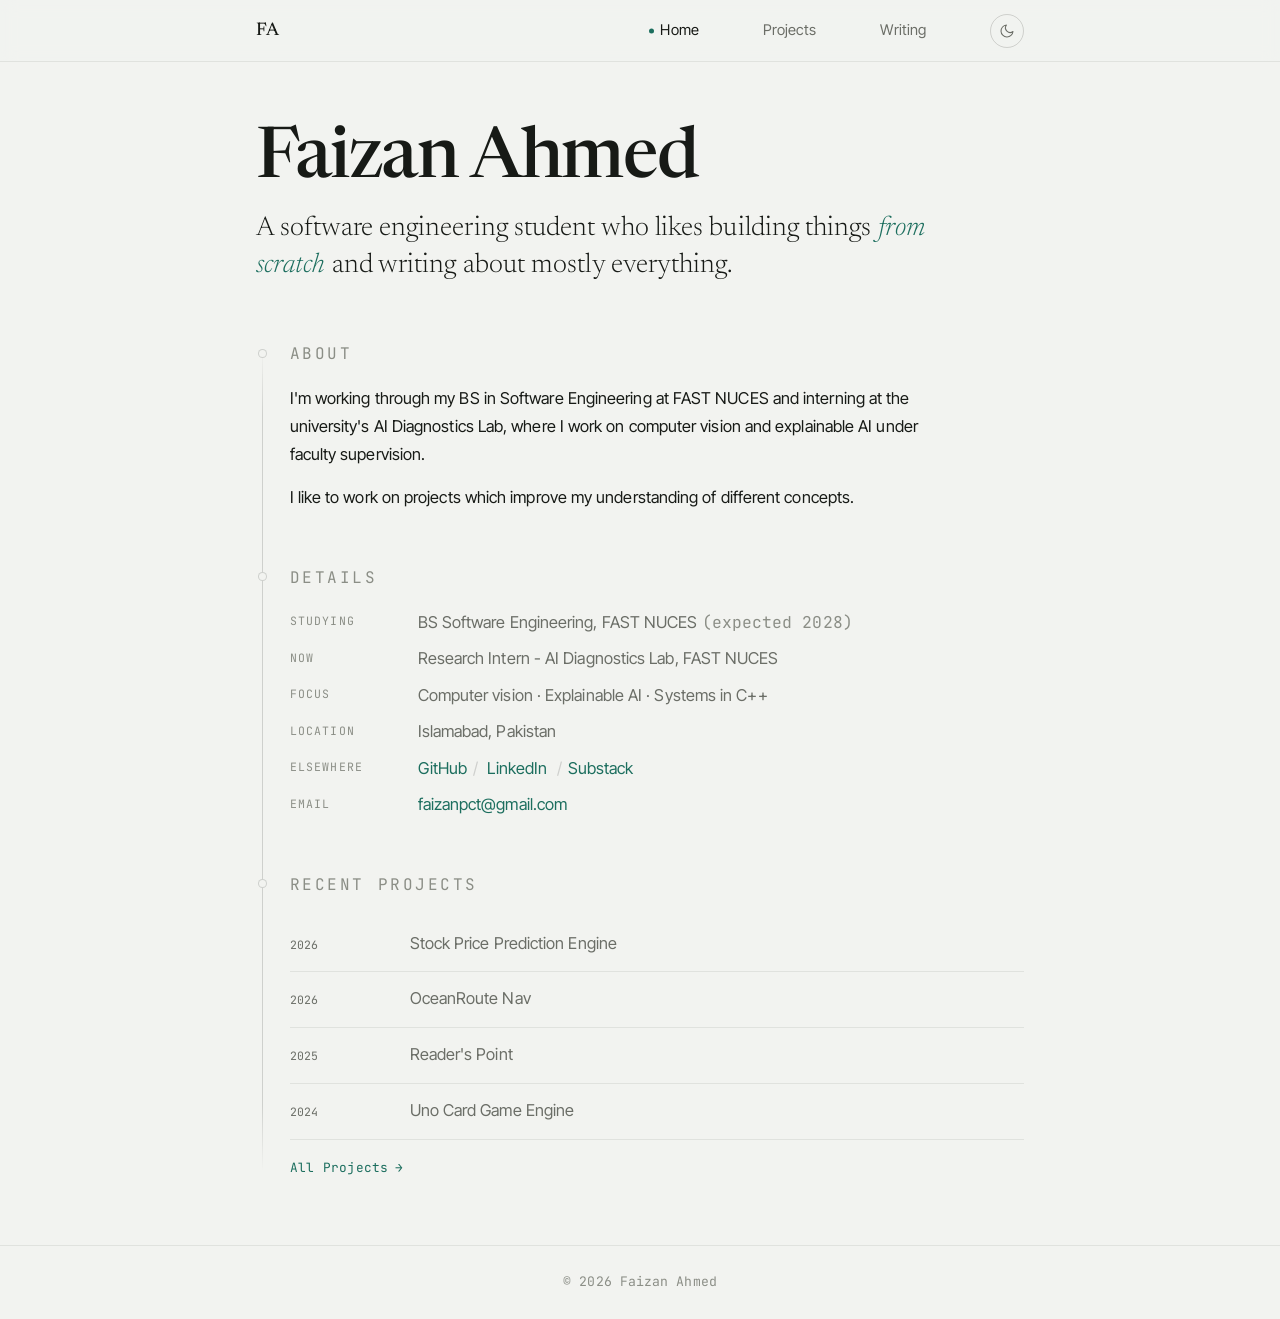
<file: index.html>
<!doctype html>
<html lang="en" data-theme="light">
  <head>
    <meta charset="UTF-8" />
    <meta name="viewport" content="width=device-width, initial-scale=1" />
    <title>Faizan Ahmed</title>
    <meta
      name="description"
      content="Faizan Ahmed : A software engineering student in Islamabad. Projects, writing, and a bit about me."
    />

    <!-- set theme before paint to avoid a flash -->
    <script>
      (function () {
        try {
          var t = localStorage.getItem("theme");
          if (!t)
            t = matchMedia("(prefers-color-scheme: dark)").matches
              ? "dark"
              : "light";
          document.documentElement.setAttribute("data-theme", t);
        } catch (e) {}
      })();
    </script>

    <link rel="preconnect" href="https://fonts.googleapis.com" />
    <link rel="preconnect" href="https://fonts.gstatic.com" crossorigin />
    <link
      href="https://fonts.googleapis.com/css2?family=Inter+Tight:ital,wght@0,400;0,500;0,600;1,400&family=JetBrains+Mono:wght@400;500&family=Newsreader:ital,opsz,wght@0,6..72,300;0,6..72,400;0,6..72,500;1,6..72,300;1,6..72,400&display=swap"
      rel="stylesheet"
    />

    <link rel="stylesheet" href="style.css" />
    <link rel="stylesheet" href="home.css" />
  </head>
  <body>
    <!-- ============ NAV ============ -->
    <header class="nav">
      <div class="nav__inner">
        <a class="nav__brand" href="index.html">FA</a>
        <nav class="nav__links" aria-label="Primary">
          <a class="nav__link" href="index.html" aria-current="page">Home</a>
          <a class="nav__link" href="projects.html">Projects</a>
          <a class="nav__link" href="writings.html">Writing</a>
          <button class="toggle" type="button" aria-label="Switch to dark mode">
            <svg
              class="icon-moon"
              viewBox="0 0 24 24"
              fill="none"
              stroke="currentColor"
              stroke-width="1.6"
              stroke-linecap="round"
              stroke-linejoin="round"
            >
              <path d="M21 12.8A9 9 0 1 1 11.2 3a7 7 0 0 0 9.8 9.8z" />
            </svg>
            <svg
              class="icon-sun"
              viewBox="0 0 24 24"
              fill="none"
              stroke="currentColor"
              stroke-width="1.6"
              stroke-linecap="round"
              stroke-linejoin="round"
            >
              <circle cx="12" cy="12" r="4" />
              <path
                d="M12 2v2M12 20v2M4.9 4.9l1.4 1.4M17.7 17.7l1.4 1.4M2 12h2M20 12h2M4.9 19.1l1.4-1.4M17.7 6.3l1.4-1.4"
              />
            </svg>
          </button>
        </nav>
      </div>
    </header>

    <!-- ============ MAIN ============ -->
    <main class="site">
      <div class="wrap">
        <!-- Hero -->
        <section class="hero reveal">
          <h1 class="hero__name">Faizan Ahmed</h1>
          <p class="hero__tagline">
            A software engineering student who likes building things
            <em>from scratch</em> and writing about mostly everything.
          </p>
        </section>

        <div class="trail">
          <!-- About -->
          <section class="section node reveal">
            <span class="eyebrow">About</span>
            <div class="prose">
              <p>
                I'm working through my BS in Software Engineering at FAST NUCES
                and interning at the university's AI Diagnostics Lab, where I
                work on computer vision and explainable AI under faculty
                supervision.
              </p>
              <p>
                I like to work on projects which improve my understanding of
                different concepts.
              </p>
            </div>
          </section>

          <!-- Details -->
          <section class="section node reveal">
            <span class="eyebrow">Details</span>
            <dl class="details">
              <dt>Studying</dt>
              <dd>
                BS Software Engineering, FAST NUCES
                <span class="mono" style="color: var(--faint)"
                  >(expected 2028)</span
                >
              </dd>

              <dt>Now</dt>
              <dd>Research Intern - AI Diagnostics Lab, FAST NUCES</dd>

              <dt>Focus</dt>
              <dd>Computer vision · Explainable AI · Systems in C++</dd>

              <dt>Location</dt>
              <dd>Islamabad, Pakistan</dd>

              <dt>Elsewhere</dt>
              <dd>
                <a href="https://github.com/faizan-105" target="_blank"
                  >GitHub</a
                ><span class="sep">/</span>
                <a
                  href="https://www.linkedin.com/in/faizan-ahmed-6a3246372/"
                  target="_blank"
                  >LinkedIn</a
                >
                <span class="sep">/</span
                ><a href="https://substack.com/@faizanahmedd" target="_blank"
                  >Substack</a
                >
              </dd>

              <dt>Email</dt>
              <dd>
                <a href="mailto:faizanpct@gmail.com">faizanpct@gmail.com</a>
              </dd>
            </dl>
          </section>

          <!-- Recent Projects -->
          <section class="section node reveal">
            <span class="eyebrow">Recent Projects</span>
            <div class="recent">
              <ul class="rows">
                <li class="row">
                  <span class="row__date mono">2026</span>
                  <span class="row__title">Stock Price Prediction Engine</span>
                </li>
                <li class="row">
                  <span class="row__date mono">2026</span>
                  <span class="row__title">OceanRoute Nav</span>
                </li>
                <li class="row">
                  <span class="row__date mono">2025</span>
                  <span class="row__title">Reader's Point</span>
                </li>
                <li class="row">
                  <span class="row__date mono">2024</span>
                  <span class="row__title">Uno Card Game Engine</span>
                </li>
              </ul>
              <a class="link-cta" href="projects.html"
                >All Projects <span class="arrow">&rarr;</span></a
              >
            </div>
          </section>
        </div>
        <!-- /.trail -->
      </div>
    </main>

    <!-- ============ FOOTER ============ -->
    <footer class="foot">
      <div class="foot__inner">
        <span class="mono">© 2026 Faizan Ahmed</span>
      </div>
    </footer>

    <script src="script.js"></script>
  </body>
</html>
</file>
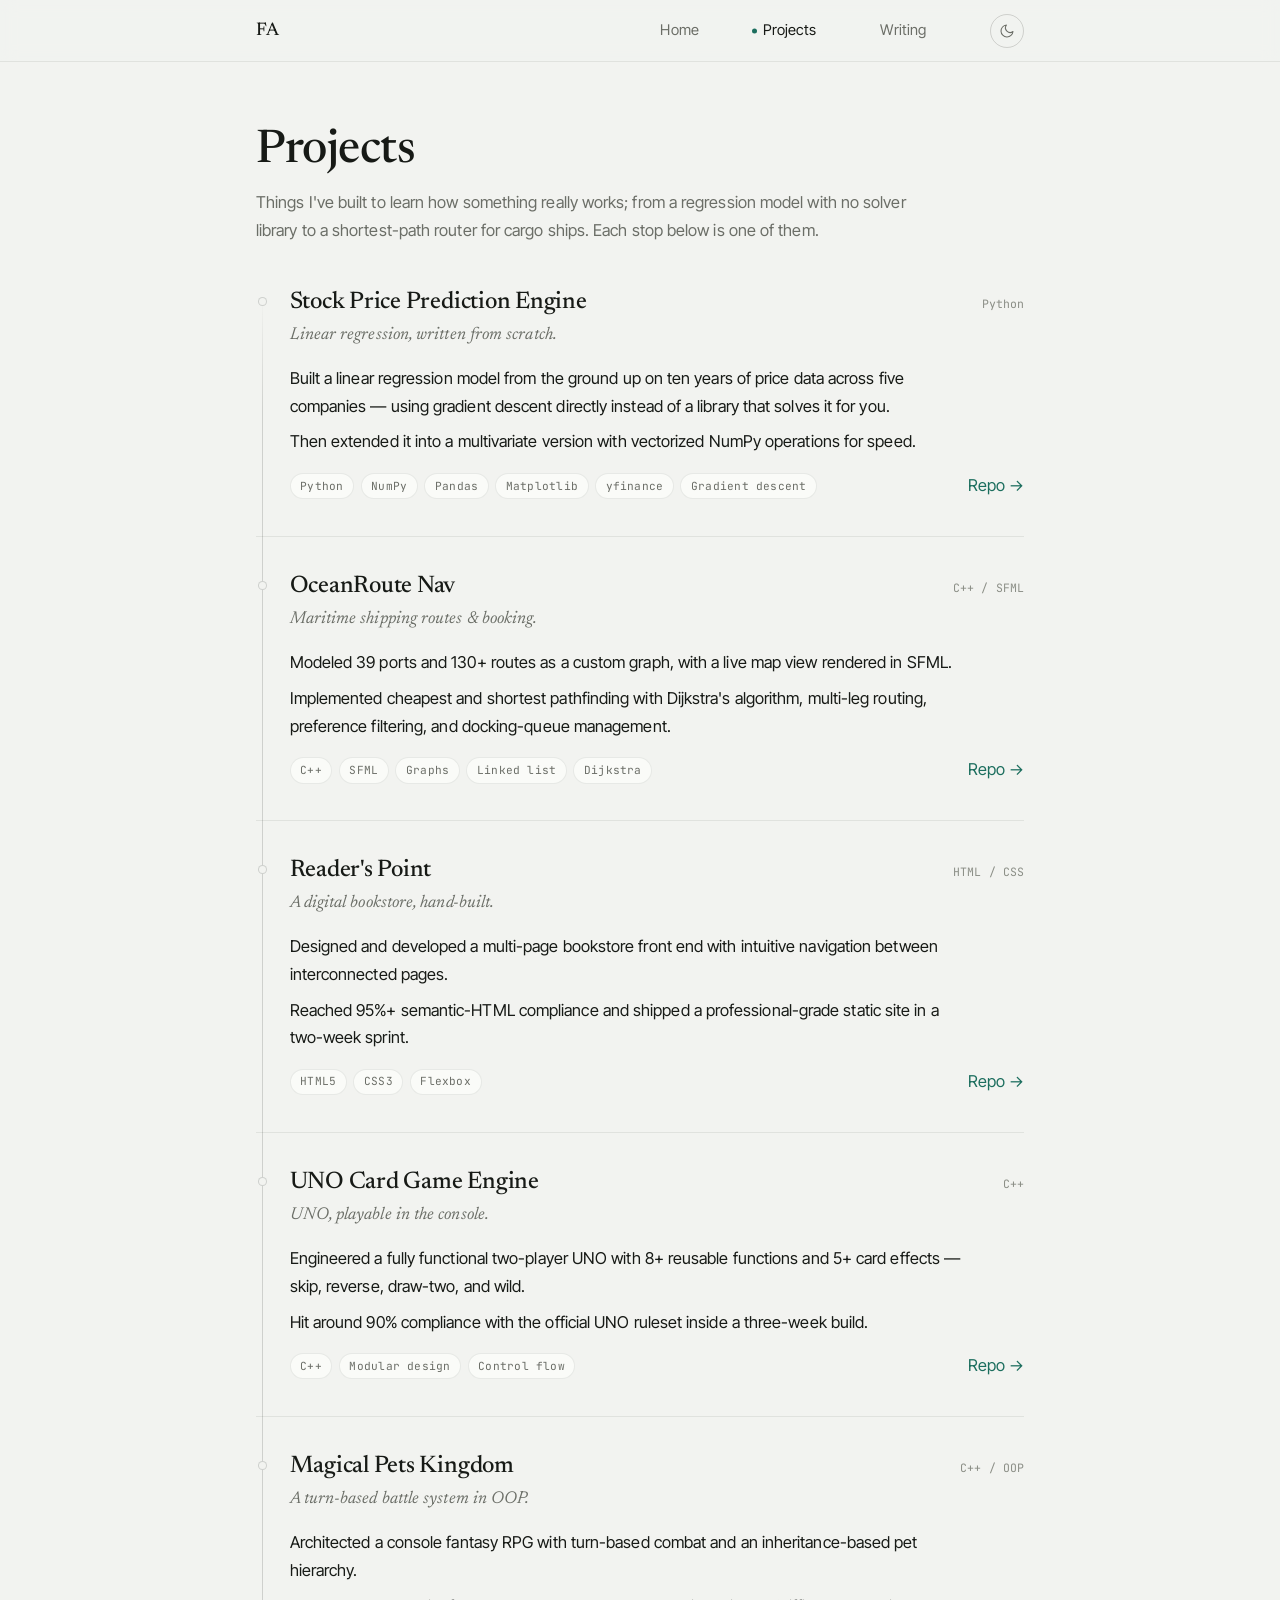
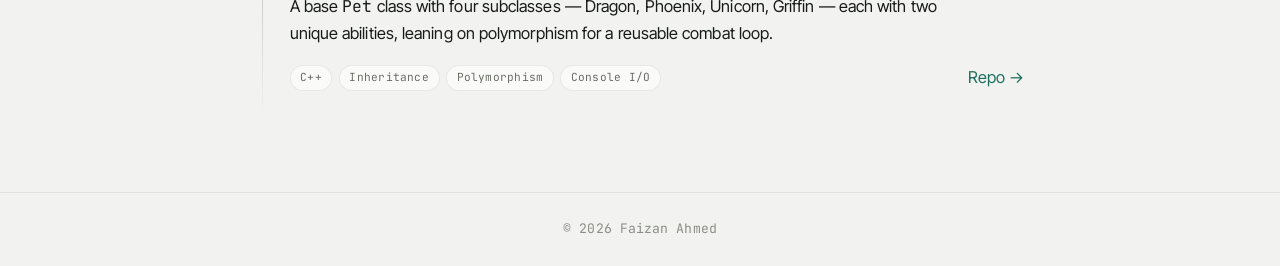
<file: projects.html>
<!doctype html>
<html lang="en" data-theme="light">
  <head>
    <meta charset="UTF-8" />
    <meta name="viewport" content="width=device-width, initial-scale=1" />
    <title>Projects — Faizan Ahmed</title>
    <meta
      name="description"
      content="Selected projects by Faizan Ahmed: machine learning from scratch, C++ systems, and web."
    />

    <script>
      (function () {
        try {
          var t = localStorage.getItem("theme");
          if (!t)
            t = matchMedia("(prefers-color-scheme: dark)").matches
              ? "dark"
              : "light";
          document.documentElement.setAttribute("data-theme", t);
        } catch (e) {}
      })();
    </script>

    <link rel="preconnect" href="https://fonts.googleapis.com" />
    <link rel="preconnect" href="https://fonts.gstatic.com" crossorigin />
    <link
      href="https://fonts.googleapis.com/css2?family=Inter+Tight:ital,wght@0,400;0,500;0,600;1,400&family=JetBrains+Mono:wght@400;500&family=Newsreader:ital,opsz,wght@0,6..72,300;0,6..72,400;0,6..72,500;1,6..72,300;1,6..72,400&display=swap"
      rel="stylesheet"
    />

    <link rel="stylesheet" href="style.css" />
    <link rel="stylesheet" href="projects.css" />
  </head>
  <body>
    <!-- ============ NAV ============ -->
    <header class="nav">
      <div class="nav__inner">
        <a class="nav__brand" href="index.html">FA</a>
        <nav class="nav__links" aria-label="Primary">
          <a class="nav__link" href="index.html">Home</a>
          <a class="nav__link" href="projects.html" aria-current="page"
            >Projects</a
          >
          <a class="nav__link" href="writings.html">Writing</a>
          <button class="toggle" type="button" aria-label="Switch to dark mode">
            <svg
              class="icon-moon"
              viewBox="0 0 24 24"
              fill="none"
              stroke="currentColor"
              stroke-width="1.6"
              stroke-linecap="round"
              stroke-linejoin="round"
            >
              <path d="M21 12.8A9 9 0 1 1 11.2 3a7 7 0 0 0 9.8 9.8z" />
            </svg>
            <svg
              class="icon-sun"
              viewBox="0 0 24 24"
              fill="none"
              stroke="currentColor"
              stroke-width="1.6"
              stroke-linecap="round"
              stroke-linejoin="round"
            >
              <circle cx="12" cy="12" r="4" />
              <path
                d="M12 2v2M12 20v2M4.9 4.9l1.4 1.4M17.7 17.7l1.4 1.4M2 12h2M20 12h2M4.9 19.1l1.4-1.4M17.7 6.3l1.4-1.4"
              />
            </svg>
          </button>
        </nav>
      </div>
    </header>

    <!-- ============ MAIN ============ -->
    <main class="site">
      <div class="wrap">
        <header class="page-head reveal">
          <h1>Projects</h1>
          <p>
            Things I've built to learn how something really works; from a
            regression model with no solver library to a shortest-path router
            for cargo ships. Each stop below is one of them.
          </p>
        </header>

        <!-- projects laid out as stops on the route rail -->
        <div class="projects trail">
          <!-- 1 -->
          <article class="project node reveal">
            <div class="project__head">
              <h2 class="project__title serif">
                Stock Price Prediction Engine
              </h2>
              <span class="project__year">Python</span>
            </div>
            <p class="project__lede">
              Linear regression, written from scratch.
            </p>
            <div class="project__desc">
              <p>
                Built a linear regression model from the ground up on ten years
                of price data across five companies — using gradient descent
                directly instead of a library that solves it for you.
              </p>
              <p>
                Then extended it into a multivariate version with vectorized
                NumPy operations for speed.
              </p>
            </div>
            <div class="project__meta">
              <ul class="tags">
                <li>Python</li>
                <li>NumPy</li>
                <li>Pandas</li>
                <li>Matplotlib</li>
                <li>yfinance</li>
                <li>Gradient descent</li>
              </ul>
              <div class="project__links">
                <!-- TODO: add link -->
                <a
                  href="https://github.com/faizan-105/Stock-price-prediction"
                  target="_blank"
                  >Repo &rarr;</a
                >
              </div>
            </div>
          </article>

          <!-- 2 -->
          <article class="project node reveal">
            <div class="project__head">
              <h2 class="project__title serif">OceanRoute Nav</h2>
              <span class="project__year">C++ / SFML</span>
            </div>
            <p class="project__lede">Maritime shipping routes &amp; booking.</p>
            <div class="project__desc">
              <p>
                Modeled 39 ports and 130+ routes as a custom graph, with a live
                map view rendered in SFML.
              </p>
              <p>
                Implemented cheapest and shortest pathfinding with Dijkstra's
                algorithm, multi-leg routing, preference filtering, and
                docking-queue management.
              </p>
            </div>
            <div class="project__meta">
              <ul class="tags">
                <li>C++</li>
                <li>SFML</li>
                <li>Graphs</li>
                <li>Linked list</li>
                <li>Dijkstra</li>
              </ul>
              <div class="project__links">
                <!-- TODO: add link -->
                <a
                  href="https://github.com/faizan-105/Ports_Navigation_System"
                  target="_blank"
                  >Repo &rarr;</a
                >
              </div>
            </div>
          </article>

          <!-- 3 -->
          <article class="project node reveal">
            <div class="project__head">
              <h2 class="project__title serif">Reader's Point</h2>
              <span class="project__year">HTML / CSS</span>
            </div>
            <p class="project__lede">A digital bookstore, hand-built.</p>
            <div class="project__desc">
              <p>
                Designed and developed a multi-page bookstore front end with
                intuitive navigation between interconnected pages.
              </p>
              <p>
                Reached 95%+ semantic-HTML compliance and shipped a
                professional-grade static site in a two-week sprint.
              </p>
            </div>
            <div class="project__meta">
              <ul class="tags">
                <li>HTML5</li>
                <li>CSS3</li>
                <li>Flexbox</li>
              </ul>
              <div class="project__links">
                <!-- TODO: add link -->
                <a
                  href="https://github.com/faizan-105/Book_store_website_responsive"
                  target="_blank"
                  >Repo &rarr;</a
                >
              </div>
            </div>
          </article>

          <!-- 4 -->
          <article class="project node reveal">
            <div class="project__head">
              <h2 class="project__title serif">UNO Card Game Engine</h2>
              <span class="project__year">C++</span>
            </div>
            <p class="project__lede">UNO, playable in the console.</p>
            <div class="project__desc">
              <p>
                Engineered a fully functional two-player UNO with 8+ reusable
                functions and 5+ card effects — skip, reverse, draw-two, and
                wild.
              </p>
              <p>
                Hit around 90% compliance with the official UNO ruleset inside a
                three-week build.
              </p>
            </div>
            <div class="project__meta">
              <ul class="tags">
                <li>C++</li>
                <li>Modular design</li>
                <li>Control flow</li>
              </ul>
              <div class="project__links">
                <!-- TODO: add link -->
                <a href="https://github.com/faizan-105/Uno-Game">Repo &rarr;</a>
              </div>
            </div>
          </article>

          <!-- 5 -->
          <article class="project node reveal">
            <div class="project__head">
              <h2 class="project__title serif">Magical Pets Kingdom</h2>
              <span class="project__year">C++ / OOP</span>
            </div>
            <p class="project__lede">A turn-based battle system in OOP.</p>
            <div class="project__desc">
              <p>
                Architected a console fantasy RPG with turn-based combat and an
                inheritance-based pet hierarchy.
              </p>
              <p>
                A base <span class="mono">Pet</span> class with four subclasses
                — Dragon, Phoenix, Unicorn, Griffin — each with two unique
                abilities, leaning on polymorphism for a reusable combat loop.
              </p>
            </div>
            <div class="project__meta">
              <ul class="tags">
                <li>C++</li>
                <li>Inheritance</li>
                <li>Polymorphism</li>
                <li>Console I/O</li>
              </ul>
              <div class="project__links">
                <!-- TODO: add link -->
                <a href="https://github.com/faizan-105/Magical-Pets-Kingdom">Repo &rarr;</a>
              </div>
            </div>
          </article>
        </div>
        <!-- /.projects -->
      </div>
    </main>

    <!-- ============ FOOTER ============ -->
    <footer class="foot">
      <div class="foot__inner">
        <span class="mono">© 2026 Faizan Ahmed</span>
      </div>
    </footer>

    <script src="script.js"></script>
  </body>
</html>
</file>
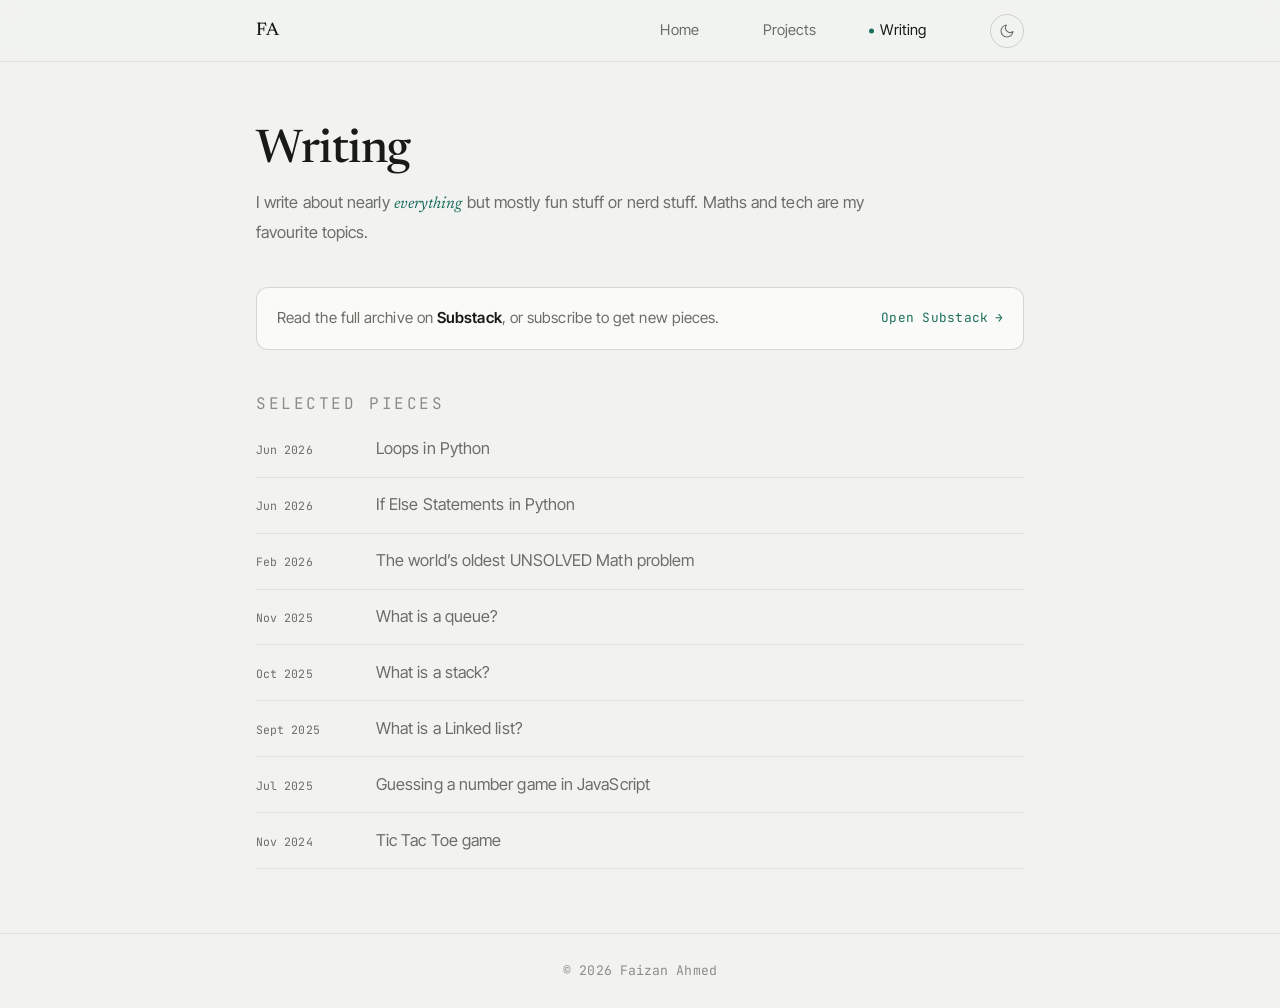
<file: writings.html>
<!doctype html>
<html lang="en" data-theme="light">
  <head>
    <meta charset="UTF-8" />
    <meta name="viewport" content="width=device-width, initial-scale=1" />
    <title>Writing — Faizan Ahmed</title>
    <meta
      name="description"
      content="Essays and notes by Faizan Ahmed — on tech, learning in public, and everything else. Published on Substack."
    />

    <script>
      (function () {
        try {
          var t = localStorage.getItem("theme");
          if (!t)
            t = matchMedia("(prefers-color-scheme: dark)").matches
              ? "dark"
              : "light";
          document.documentElement.setAttribute("data-theme", t);
        } catch (e) {}
      })();
    </script>

    <link rel="preconnect" href="https://fonts.googleapis.com" />
    <link rel="preconnect" href="https://fonts.gstatic.com" crossorigin />
    <link
      href="https://fonts.googleapis.com/css2?family=Inter+Tight:ital,wght@0,400;0,500;0,600;1,400&family=JetBrains+Mono:wght@400;500&family=Newsreader:ital,opsz,wght@0,6..72,300;0,6..72,400;0,6..72,500;1,6..72,300;1,6..72,400&display=swap"
      rel="stylesheet"
    />

    <link rel="stylesheet" href="style.css" />
    <link rel="stylesheet" href="writings.css" />
  </head>
  <body>
    <!-- ============ NAV ============ -->
    <header class="nav">
      <div class="nav__inner">
        <a class="nav__brand" href="index.html">FA</a>
        <nav class="nav__links" aria-label="Primary">
          <a class="nav__link" href="index.html">Home</a>
          <a class="nav__link" href="projects.html">Projects</a>
          <a class="nav__link" href="writings.html" aria-current="page"
            >Writing</a
          >
          <button class="toggle" type="button" aria-label="Switch to dark mode">
            <svg
              class="icon-moon"
              viewBox="0 0 24 24"
              fill="none"
              stroke="currentColor"
              stroke-width="1.6"
              stroke-linecap="round"
              stroke-linejoin="round"
            >
              <path d="M21 12.8A9 9 0 1 1 11.2 3a7 7 0 0 0 9.8 9.8z" />
            </svg>
            <svg
              class="icon-sun"
              viewBox="0 0 24 24"
              fill="none"
              stroke="currentColor"
              stroke-width="1.6"
              stroke-linecap="round"
              stroke-linejoin="round"
            >
              <circle cx="12" cy="12" r="4" />
              <path
                d="M12 2v2M12 20v2M4.9 4.9l1.4 1.4M17.7 17.7l1.4 1.4M2 12h2M20 12h2M4.9 19.1l1.4-1.4M17.7 6.3l1.4-1.4"
              />
            </svg>
          </button>
        </nav>
      </div>
    </header>

    <!-- ============ MAIN ============ -->
    <main class="site">
      <div class="wrap">
        <header class="page-head reveal">
          <h1>Writing</h1>
          <p>
            I write about nearly <em> everything </em> but mostly fun stuff or
            nerd stuff. Maths and tech are my favourite topics.
          </p>
        </header>

        <!-- Substack callout -->
        <div class="callout reveal">
          <span class="callout__text"
            >Read the full archive on <strong>Substack</strong>, or subscribe to
            get new pieces.</span
          >
          <a
            class="link-cta"
            href="https://substack.com/@faizanahmedd"
            target="_blank"
            >Open Substack <span class="arrow">&rarr;</span></a
          >
        </div>

        <!-- Selected articles -->
        <section class="writings-list reveal">
          <span class="eyebrow list-head">Selected pieces</span>
          <ul class="rows">
            <li class="row">
              <span class="row__date mono">Jun 2026</span>
              <a
                class="row__title"
                href="https://open.substack.com/pub/faizanpct/p/loops-in-python?r=6lzldh&utm_campaign=post&utm_medium=web"
                target="_blank"
                >Loops in Python</a
              >
            </li>
            <li class="row">
              <span class="row__date mono">Jun 2026</span>
              <a
                class="row__title"
                href="https://open.substack.com/pub/faizanpct/p/if-else-statements-in-python?r=6lzldh&utm_campaign=post&utm_medium=web"
                target="_blank"
                >If Else Statements in Python</a
              >
            </li>
            <li class="row">
              <span class="row__date mono">Feb 2026</span>
              <a
                class="row__title"
                href="https://open.substack.com/pub/faizanpct/p/the-worlds-oldest-unsolved-math-problem-a83dbc626cc8?r=6lzldh&utm_campaign=post&utm_medium=web"
                target="_blank"
                >The world’s oldest UNSOLVED Math problem</a
              >
            </li>
            <li class="row">
              <span class="row__date mono">Nov 2025</span>
              <a
                class="row__title"
                href="https://open.substack.com/pub/faizanpct/p/what-is-a-queue-3482313bc7b0?r=6lzldh&utm_campaign=post&utm_medium=web"
                target="_blank"
                >What is a queue?</a
              >
            </li>
            <li class="row">
              <span class="row__date mono">Oct 2025</span>
              <a
                class="row__title"
                href="https://open.substack.com/pub/faizanpct/p/what-is-a-stack-b717e704f9b0?r=6lzldh&utm_campaign=post&utm_medium=web"
                target="_blank"
                >What is a stack?</a
              >
            </li>
            <li class="row">
              <span class="row__date mono">Sept 2025</span>
              <a
                class="row__title"
                href="https://open.substack.com/pub/faizanpct/p/what-is-a-linked-list-5c15f4e885da?r=6lzldh&utm_campaign=post&utm_medium=web"
                target="_blank"
                >What is a Linked list?</a
              >
            </li>
            <li class="row">
              <span class="row__date mono">Jul 2025</span>
              <a
                class="row__title"
                href="https://open.substack.com/pub/faizanpct/p/guessing-a-number-game-in-javascript-66a66c1d60a4?r=6lzldh&utm_campaign=post&utm_medium=web"
                target="_blank"
                >Guessing a number game in JavaScript</a
              >
            </li>
            <li class="row">
              <span class="row__date mono">Nov 2024</span>
              <a
                class="row__title"
                href="https://open.substack.com/pub/faizanpct/p/tic-tac-toe-game-78d069673a31?r=6lzldh&utm_campaign=post&utm_medium=web"
                target="_blank"
                >Tic Tac Toe game</a
              >
            </li>
          </ul>
        </section>
      </div>
    </main>

    <!-- ============ FOOTER ============ -->
    <footer class="foot">
      <div class="foot__inner">
        <span class="mono">© 2026 Faizan Ahmed</span>
      </div>
    </footer>

    <script src="script.js"></script>
  </body>
</html>
</file>
<file: style.css>
/* ============================================================
   style.css — shared base for every page
   Theme, typography, navigation, footer, and the "route rail"
   signature (the faint line + node dots down the left side).
   Page-specific layout lives in home.css / projects.css /
   writings.css.
   ============================================================ */

/* ---- Theme tokens -------------------------------------------------- */
:root {
  --bg:          #f2f3f0;   /* cool paper, not cream */
  --surface:     #fafbf8;
  --ink:         #171a16;
  --muted:       #6b6e67;
  --faint:       #8b8e86;

  /* dividers kept intentionally transparent */
  --line:        rgba(23, 26, 22, 0.08);
  --line-strong: rgba(23, 26, 22, 0.16);

  --accent:      #1c6e5e;   /* deep pine-teal — routes & trails */
  --accent-soft: rgba(28, 110, 94, 0.12);

  --measure: 42rem;         /* comfortable reading width */
  --pad: clamp(1.25rem, 5vw, 3rem);
}

html[data-theme="dark"] {
  --bg:          #14171a;   /* cool near-black */
  --surface:     #1b1f22;
  --ink:         #e9ebe7;
  --muted:       #9ba099;
  --faint:       #767b74;

  --line:        rgba(233, 235, 231, 0.09);
  --line-strong: rgba(233, 235, 231, 0.18);

  --accent:      #45bda3;
  --accent-soft: rgba(69, 189, 163, 0.14);
}

/* ---- Reset -------------------------------------------------------- */
*, *::before, *::after { box-sizing: border-box; }
* { margin: 0; }

html { -webkit-text-size-adjust: 100%; scroll-behavior: smooth; }

body {
  background: var(--bg);
  color: var(--ink);
  font-family: "Inter Tight", system-ui, -apple-system, sans-serif;
  font-size: 1.02rem;
  line-height: 1.7;
  letter-spacing: 0.005em;
  -webkit-font-smoothing: antialiased;
  text-rendering: optimizeLegibility;
  min-height: 100vh;
  display: flex;
  flex-direction: column;
  transition: background 0.35s ease, color 0.35s ease;
}

img { max-width: 100%; display: block; }

a {
  color: var(--accent);
  text-decoration: none;
  text-underline-offset: 3px;
  transition: color 0.2s ease;
}
a:hover { text-decoration: underline; }

:focus-visible {
  outline: 2px solid var(--accent);
  outline-offset: 3px;
  border-radius: 2px;
}

/* ---- Type roles --------------------------------------------------- */
.serif { font-family: "Newsreader", Georgia, serif; }
.mono  { font-family: "JetBrains Mono", ui-monospace, monospace; }

.eyebrow {
  font-family: "JetBrains Mono", ui-monospace, monospace;
  font-size: 1rem;
  letter-spacing: 0.16em;
  text-transform: uppercase;
  color: var(--faint);
}

h1, h2, h3 {
  font-family: "Newsreader", Georgia, serif;
  font-weight: 500;
  line-height: 1.12;
  letter-spacing: -0.01em;
}

/* ---- Layout shell ------------------------------------------------- */
.wrap {
  width: 100%;
  max-width: 54rem;
  margin: 0 auto;
  padding: 0 var(--pad);
}

.site {
  flex: 1 0 auto;
  padding: clamp(2rem, 6vw, 4rem) 0 4rem;
}

/* ---- Top navigation ---------------------------------------------- */
.nav {
  position: sticky;
  top: 0;
  z-index: 10;
  background: color-mix(in srgb, var(--bg) 86%, transparent);
  backdrop-filter: saturate(1.2) blur(8px);
  border-bottom: 1px solid var(--line);
}
.nav__inner {
  max-width: 54rem;
  margin: 0 auto;
  padding: 0.85rem var(--pad);
  display: flex;
  align-items: center;
  gap: 1.5rem;
}
.nav__brand {
  font-family: "Newsreader", Georgia, serif;
  font-size: 1.15rem;
  font-weight: 500;
  color: var(--ink);
  letter-spacing: -0.01em;
}
.nav__brand:hover { text-decoration: none; color: var(--accent); }

.nav__links {
  display: flex;
  gap: 4rem;
  margin-left: auto;
  align-items: center;
}
.nav__link {
  color: var(--muted);
  font-size: 0.92rem;
  position: relative;
  padding: 0.2rem 0;
}
.nav__link:hover { color: var(--ink); text-decoration: none; }
.nav__link[aria-current="page"] {
  color: var(--ink);
}
.nav__link[aria-current="page"]::before {
  content: "";
  position: absolute;
  left: -0.7rem;
  top: 50%;
  width: 5px;
  height: 5px;
  border-radius: 50%;
  background: var(--accent);
  transform: translateY(-50%);
}

/* theme toggle */
.toggle {
  appearance: none;
  border: 1px solid var(--line-strong);
  background: transparent;
  color: var(--muted);
  width: 34px;
  height: 34px;
  border-radius: 50%;
  display: grid;
  place-items: center;
  cursor: pointer;
  transition: color 0.2s ease, border-color 0.2s ease, transform 0.2s ease;
}
.toggle:hover { color: var(--ink); border-color: var(--accent); transform: rotate(-18deg); }
.toggle svg { width: 16px; height: 16px; }
.toggle .icon-sun  { display: none; }
html[data-theme="dark"] .toggle .icon-moon { display: none; }
html[data-theme="dark"] .toggle .icon-sun  { display: block; }

/* ---- The route rail (signature element) --------------------------- */
/* A faint vertical line with node dots marking each stop. */
.trail { position: relative; }
.trail::before {
  content: "";
  position: absolute;
  left: 6px;
  top: 0.6rem;
  bottom: 0.6rem;
  width: 1px;
  background: linear-gradient(
    to bottom,
    transparent,
    var(--line-strong) 8%,
    var(--line-strong) 92%,
    transparent
  );
}

.node {
  position: relative;
  padding-left: 2.1rem;
}
.node::before {
  content: "";
  position: absolute;
  left: 2px;
  top: 0.5em;
  width: 9px;
  height: 9px;
  border-radius: 50%;
  background: var(--bg);
  border: 1.5px solid var(--line-strong);
  transition: background 0.25s ease, border-color 0.25s ease, box-shadow 0.25s ease;
}
.node:hover::before,
.node:focus-within::before {
  background: var(--accent);
  border-color: var(--accent);
  box-shadow: 0 0 0 4px var(--accent-soft);
}

/* ---- Tag chips ---------------------------------------------------- */
.tags {
  list-style: none;
  padding: 0;
  display: flex;
  flex-wrap: wrap;
  gap: 0.4rem;
}
.tags li {
  font-family: "JetBrains Mono", ui-monospace, monospace;
  font-size: 0.7rem;
  letter-spacing: 0.02em;
  color: var(--muted);
  border: 1px solid var(--line);
  border-radius: 999px;
  padding: 0.18rem 0.6rem;
  background: var(--surface);
}

/* ---- Link rows (used for writing + inline lists) ------------------ */
.rows { list-style: none; padding: 0; }
.row {
  display: flex;
  align-items: baseline;
  gap: 1rem;
  padding: 0.85rem 0;
  border-bottom: 1px solid var(--line);
}
.row__date {
  font-family: "JetBrains Mono", ui-monospace, monospace;
  font-size: 0.72rem;
  color: var(--faint);
  flex: 0 0 auto;
  min-width: 6.5rem;
}
.row__title { color: var(--ink); font-size: 1.02rem; }
 .row span {color: var(--muted) }
.row a.row__title:hover { text-decoration: none; }

/* ---- Buttons / call-to-action links ------------------------------- */
.link-cta {
  display: inline-flex;
  align-items: center;
  gap: 0.4rem;
  font-family: "JetBrains Mono", ui-monospace, monospace;
  font-size: 0.8rem;
  letter-spacing: 0.02em;
}
.link-cta .arrow { transition: transform 0.2s ease; }
.link-cta:hover { text-decoration: none; }
.link-cta:hover .arrow { transform: translateX(3px); }

/* placeholder markers you can find + replace later */
.todo {
  font-family: "JetBrains Mono", ui-monospace, monospace;
  font-size: 0.7rem;
  color: var(--faint);
  border: 1px dashed var(--line-strong);
  border-radius: 6px;
  padding: 0.1rem 0.45rem;
}

/* ---- Footer ------------------------------------------------------- */
.foot {
  flex-shrink: 0;
  border-top: 1px solid var(--line);
  padding: 1.6rem 0;
  color: var(--muted);
  font-size: 0.82rem;
}
.foot__inner {
  max-width: 54rem;
  margin: 0 auto;
  padding: 0 var(--pad);
  display: flex;
  flex-wrap: wrap;
  gap: 0.5rem 1.5rem;
  align-items: center;
  justify-content: center;
}
.foot__inner .mono { color: var(--faint); }
.foot a { color: var(--muted); }
.foot a:hover { color: var(--accent); }

/* ---- Entrance motion --------------------------------------------- */
.reveal {
  opacity: 0;
  transform: translateY(14px);
}
.reveal.in {
  opacity: 1;
  transform: none;
  transition: opacity 0.6s ease, transform 0.6s ease;
}

@media (prefers-reduced-motion: reduce) {
  * { scroll-behavior: auto !important; }
  .reveal { opacity: 1; transform: none; transition: none; }
  .toggle:hover { transform: none; }
}

/* ---- Small screens ------------------------------------------------ */
@media (max-width: 560px) {
  .nav__inner { gap: 1rem; }
  .nav__links { gap: 0.85rem; }
  .nav__link { font-size: 0.86rem; }
  .row { flex-direction: column; gap: 0.2rem; }
  .row__date { min-width: 0; }
  .node { padding-left: 1.7rem; }
}
</file>
<file: home.css>
/* ============================================================
   home.css — styles unique to the home / about page
   ============================================================ */

.hero { margin-bottom: 3.5rem; }

.hero__eyebrow { margin-bottom: 1.1rem; }

.hero__name {
  font-size: clamp(2.6rem, 8vw, 4.4rem);
  line-height: 1;
  letter-spacing: -0.02em;
  margin-bottom: 0.9rem;
}

.hero__tagline {
  font-family: "Newsreader", Georgia, serif;
  font-weight: 300;
  font-size: clamp(1.25rem, 3.4vw, 1.7rem);
  line-height: 1.35;
  color: var(--ink);
  max-width: var(--measure);
}
.hero__tagline em {
  font-style: italic;
  color: var(--accent);
}

/* section heading pattern */
.section { margin-top: 3.25rem; }
.section > .eyebrow { display: block; margin-bottom: 1.1rem; }

.prose {
  max-width: var(--measure);
  color: var(--ink);
}
.prose p + p { margin-top: 1rem; }
.prose a { text-decoration: underline; text-decoration-color: var(--line-strong); }

/* details as a definition-style grid */
.details {
  display: grid;
  grid-template-columns: minmax(6.5rem, auto) 1fr;
  gap: 0.55rem 1.5rem;
  max-width: var(--measure);
}
.details dt {
  font-family: "JetBrains Mono", ui-monospace, monospace;
  font-size: 0.72rem;
  letter-spacing: 0.1em;
  text-transform: uppercase;
  color: var(--faint);
  padding-top: 0.15rem;
}
.details dd { color: var(--muted); }
.details dd a { text-decoration: none; }
.details dd a:hover { text-decoration: underline; }
.details .sep { color: var(--line-strong); padding: 0 0.35rem; }

/* recent writing preview */
.recent { margin-top: 1rem; }
.recent .link-cta { margin-top: 1.1rem; }

@media (max-width: 560px) {
  .details { grid-template-columns: 1fr; gap: 0.15rem 0; }
  .details dt { margin-top: 0.75rem; }
}
</file>
<file: projects.css>
/* ============================================================
   projects.css — styles unique to the projects page
   Each project is a "stop" on the route rail.
   ============================================================ */

.page-head { margin-bottom: 2.75rem; max-width: var(--measure); }
.page-head .eyebrow { display: block; margin-bottom: 0.9rem; }
.page-head h1 {
  font-size: clamp(2rem, 5vw, 2.9rem);
  margin-bottom: 0.7rem;
}
.page-head p { color: var(--muted); max-width: var(--measure); }

.projects { margin-top: 1rem; }

.project {
  padding-bottom: 2.25rem;
  margin-bottom: 2.25rem;
  border-bottom: 1px solid var(--line);
}
.project:last-child { border-bottom: 0; margin-bottom: 0; }

.project__head {
  display: flex;
  flex-wrap: wrap;
  align-items: baseline;
  justify-content: space-between;
  gap: 0.4rem 1rem;
  margin-bottom: 0.35rem;
}
.project__title {
  font-size: 1.5rem;
  letter-spacing: -0.01em;
}
.project__year {
  font-family: "JetBrains Mono", ui-monospace, monospace;
  font-size: 0.72rem;
  color: var(--faint);
}

.project__lede {
  font-family: "Newsreader", Georgia, serif;
  font-style: italic;
  font-size: 1.08rem;
  color: var(--muted);
  margin-bottom: 0.9rem;
}

.project__desc {
  color: var(--ink);
  max-width: var(--measure);
  margin-bottom: 1rem;
}
.project__desc p + p { margin-top: 0.5rem; }

.project__meta {
  display: flex;
  flex-wrap: wrap;
  align-items: center;
  justify-content: space-between;
  gap: 0.9rem 1rem;
  margin-top: 1rem;
}

/* link row — leave href empty / "#" and fill in later */
.project__links {
  display: flex;
  gap: 1.1rem;
  align-items: center;
}
.project__links a[href="#"],
.project__links a:not([href]) {
  color: var(--faint);
  cursor: default;
  border-bottom: 1px dashed var(--line-strong);
}
.project__links a[href="#"]:hover { text-decoration: none; }

@media (max-width: 560px) {
  .project__title { font-size: 1.3rem; }
}
</file>
<file: writings.css>
/* ============================================================
   writings.css — styles unique to the writings page
   ============================================================ */

.page-head { margin-bottom: 2.5rem; max-width: var(--measure); }
.page-head .eyebrow { display: block; margin-bottom: 0.9rem; }
.page-head h1 {
  font-size: clamp(2rem, 5vw, 2.9rem);
  margin-bottom: 0.7rem;
}
.page-head p { color: var(--muted); max-width: var(--measure);  }
.page-head p em { font-family: "Newsreader", Georgia, serif; font-style: italic; color: #1c6e5e; }

/* substack callout */
.callout {
  display: flex;
  flex-wrap: wrap;
  align-items: center;
  justify-content: space-between;
  gap: 0.75rem 1rem;
  padding: 1.1rem 1.25rem;
  border: 1px solid var(--line-strong);
  border-radius: 12px;
  background: var(--surface);
  margin-bottom: 2.5rem;
}
.callout__text { color: var(--muted); font-size: 0.95rem; }
.callout__text strong { color: var(--ink); font-weight: 600; }

/* article list reuses .rows / .row from style.css */
.writings-list { margin-top: 0.5rem; }

.list-head {
  display: block;
  margin-bottom: 0.3rem;
}

/* rows whose link is still a placeholder */

.row a {  color: var(--muted); }

.row a.row__title:hover { text-decoration: underline; color: var(--accent) }

.hint {
  margin-top: 1.75rem;
  font-family: "JetBrains Mono", ui-monospace, monospace;
  font-size: 0.72rem;
  color: var(--faint);
  line-height: 1.6;
}

.eyebrow.list-head{
 font-size: 1rem;
}
</file>
